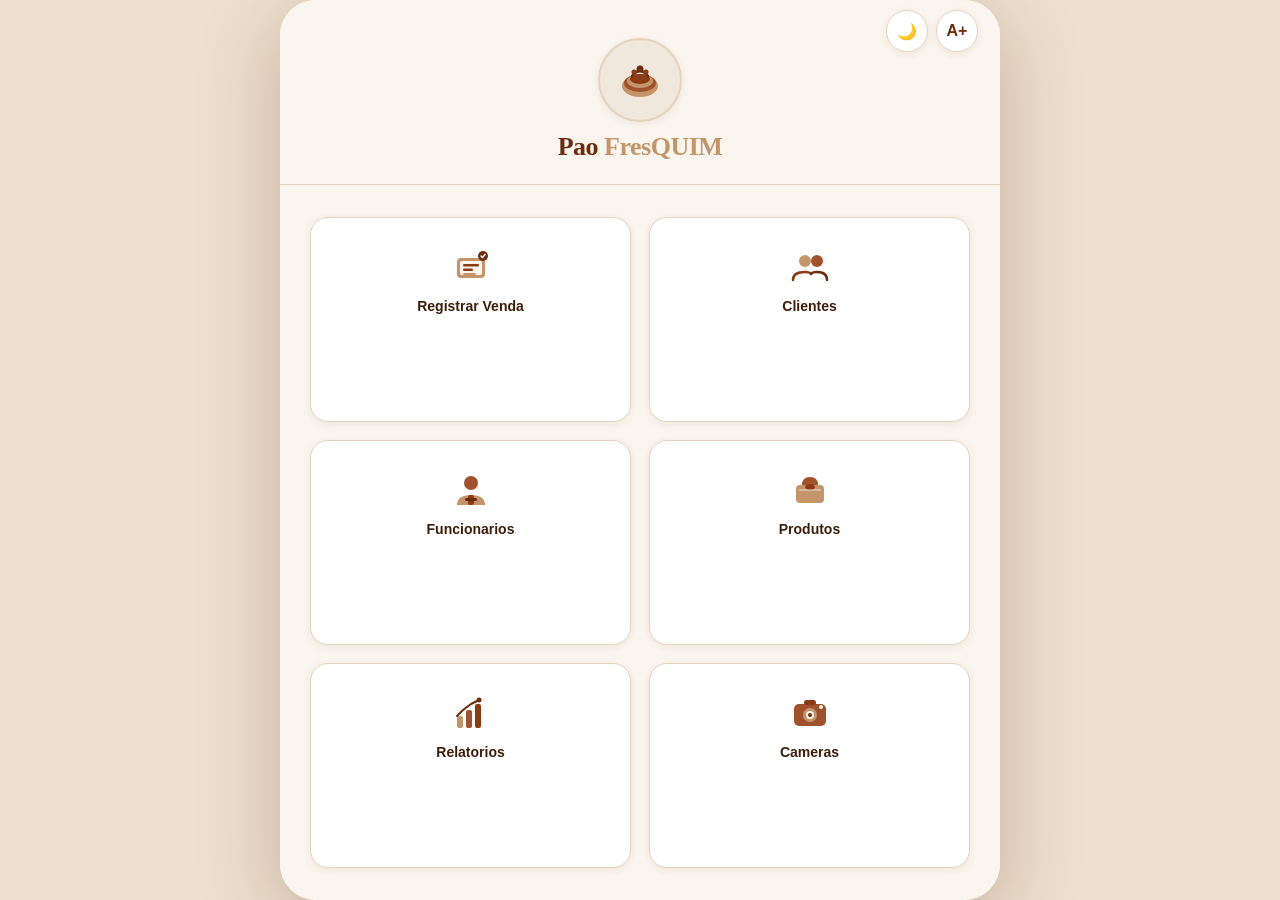
<file: FRONTEND/main.html>
<!DOCTYPE html>
<html lang="pt-BR">
<head>
<meta charset="UTF-8">
<meta name="viewport" content="width=device-width, initial-scale=1.0">
<title>Pao FresQUIM</title>
<link rel="stylesheet" href="style.css">
<link rel="stylesheet" href="acessibilty.css">
</head>
<body>
<div class="app-shell" id="app">

  <div class="accessibility-actions">
  <button id="theme-toggle" class="accessibility-btn">🌙</button>
  <button id="font-toggle" class="accessibility-btn">A+</button>
  </div>
  

   
  <!-- ===================== SCREEN: HOME ===================== -->
    
  
  <div class="screen active" id="screen-home">
    <div class="home-header">
      <div class="home-logo-circle">
        <svg width="52" height="52" viewBox="0 0 52 52" fill="none">
          <ellipse cx="26" cy="32" rx="18" ry="11" fill="#C4956A"/>
          <ellipse cx="26" cy="29" rx="16" ry="9" fill="#A0522D"/>
          <ellipse cx="26" cy="27" rx="13" ry="7" fill="#C4956A"/>
          <ellipse cx="26" cy="25" rx="10" ry="5" fill="#8B3A14"/>
          <path d="M18 22 Q26 12 34 22" stroke="#6B2D0E" stroke-width="2.5" fill="none" stroke-linecap="round"/>
          <circle cx="26" cy="15" r="3.5" fill="#6B2D0E"/>
          <circle cx="20" cy="18" r="2.5" fill="#8B3A14"/>
          <circle cx="32" cy="18" r="2.5" fill="#8B3A14"/>
        </svg>
      </div>
      <div class="home-brand">Pao <span>FresQUIM</span></div>
    </div>
    <div class="home-grid">
      <div class="home-card" onclick="goTo('venda')">
        <svg width="44" height="44" viewBox="0 0 44 44" fill="none">
          <rect x="8" y="14" width="28" height="20" rx="4" fill="#C4956A"/>
          <rect x="11" y="17" width="22" height="14" rx="2" fill="#FAF5EE"/>
          <rect x="14" y="20" width="16" height="2.5" rx="1.2" fill="#8B3A14"/>
          <rect x="14" y="24.5" width="10" height="2.5" rx="1.2" fill="#8B3A14"/>
          <rect x="14" y="29" width="13" height="2" rx="1" fill="#C4956A"/>
          <circle cx="34" cy="12" r="5" fill="#6B2D0E"/>
          <path d="M32 12 L33.5 13.5 L36 10.5" stroke="white" stroke-width="1.5" stroke-linecap="round" stroke-linejoin="round"/>
        </svg>
        <span class="home-card-label">Registrar Venda</span>
      </div>
      <div class="home-card" onclick="goTo('clientes')">
        <svg width="44" height="44" viewBox="0 0 44 44" fill="none">
          <circle cx="17" cy="17" r="6" fill="#C4956A"/>
          <circle cx="29" cy="17" r="6" fill="#A0522D"/>
          <path d="M5 36 Q5 28 17 28 Q22 28 23 30" stroke="#8B3A14" stroke-width="2.5" fill="none" stroke-linecap="round"/>
          <path d="M23 30 Q24 28 29 28 Q39 28 39 36" stroke="#6B2D0E" stroke-width="2.5" fill="none" stroke-linecap="round"/>
        </svg>
        <span class="home-card-label">Clientes</span>
      </div>
      <div class="home-card" onclick="goTo('funcionarios')">
        <svg width="44" height="44" viewBox="0 0 44 44" fill="none">
          <circle cx="22" cy="16" r="7" fill="#A0522D"/>
          <path d="M8 38 Q8 28 22 28 Q36 28 36 38" fill="#C4956A"/>
          <rect x="19" y="28" width="6" height="10" rx="2" fill="#8B3A14"/>
          <rect x="16" y="31" width="12" height="3" rx="1.5" fill="#6B2D0E"/>
        </svg>
        <span class="home-card-label">Funcionarios</span>
      </div>
      <div class="home-card" onclick="goTo('produtos')">
        <svg width="44" height="44" viewBox="0 0 44 44" fill="none">
          <rect x="8" y="18" width="28" height="18" rx="4" fill="#C4956A"/>
          <path d="M14 18 Q14 10 22 10 Q30 10 30 18" fill="#A0522D"/>
          <ellipse cx="22" cy="20" rx="5" ry="3" fill="#8B3A14"/>
          <rect x="11" y="22" width="22" height="2" rx="1" fill="#FAF5EE" opacity="0.4"/>
        </svg>
        <span class="home-card-label">Produtos</span>
      </div>
      <div class="home-card" onclick="goTo('relatorios')">
        <svg width="44" height="44" viewBox="0 0 44 44" fill="none">
          <rect x="8" y="26" width="6" height="12" rx="2" fill="#C4956A"/>
          <rect x="17" y="20" width="6" height="18" rx="2" fill="#A0522D"/>
          <rect x="26" y="14" width="6" height="24" rx="2" fill="#8B3A14"/>
          <path d="M8 26 L14 20 L22 14 L30 10" stroke="#6B2D0E" stroke-width="2" stroke-linecap="round" stroke-linejoin="round" fill="none"/>
          <circle cx="30" cy="10" r="2.5" fill="#6B2D0E"/>
        </svg>
        <span class="home-card-label">Relatorios</span>
      </div>
      <div class="home-card" onclick="goTo('cameras')">
        <svg width="44" height="44" viewBox="0 0 44 44" fill="none">
          <rect x="6" y="14" width="32" height="22" rx="5" fill="#A0522D"/>
          <circle cx="22" cy="25" r="7" fill="#C4956A"/>
          <circle cx="22" cy="25" r="4" fill="#FAF5EE"/>
          <circle cx="22" cy="25" r="2" fill="#6B2D0E"/>
          <rect x="16" y="10" width="12" height="5" rx="2.5" fill="#8B3A14"/>
          <circle cx="33" cy="17" r="2" fill="#FAF5EE"/>
        </svg>
        <span class="home-card-label">Cameras</span>
      </div>
    </div>
  </div>

  <!-- ===================== SCREEN: VENDA ===================== -->
  <div class="screen" id="screen-venda">
    <div class="topbar">
      <button class="back-btn" onclick="goTo('home')">
        <svg class="back-arrow" viewBox="0 0 22 22" fill="none"><path d="M14 6L9 11L14 16" stroke="#6B2D0E" stroke-width="2.5" stroke-linecap="round" stroke-linejoin="round"/></svg>
      </button>
      <span class="topbar-title">Registrar Venda</span>
      <div style="width:38px"></div>
    </div>
    <div class="screen-content">
      <button class="btn-primary" onclick="goTo('scanner')">
        <svg width="18" height="18" viewBox="0 0 18 18" fill="none"><rect x="2" y="4" width="2" height="10" rx="1" fill="white"/><rect x="5" y="4" width="1" height="10" rx="0.5" fill="white"/><rect x="7" y="4" width="2" height="10" rx="1" fill="white"/><rect x="10" y="4" width="1" height="10" rx="0.5" fill="white"/><rect x="12" y="4" width="2" height="10" rx="1" fill="white"/><rect x="15" y="4" width="1" height="10" rx="0.5" fill="white"/></svg>
        Escanear Codigo de Barras
      </button>
      <div class="section-label">Itens da Venda</div>
      <div id="venda-items-list">
        <div class="venda-item" style="margin-bottom:8px">
          <div style="display:flex;align-items:center;gap:10px">
            <div>
              <div class="venda-item-name">Pao frances</div>
              <div style="font-size:11px;color:var(--text-light);font-weight:600">R$ 5,00 / un</div>
            </div>
          </div>
          <div style="display:flex;align-items:center;gap:8px">
            <button class="qty-btn" onclick="changeQty(this,-1)">-</button>
            <span class="qty-display">1</span>
            <button class="qty-btn" onclick="changeQty(this,1)">+</button>
            <span class="venda-item-price" data-unit="5.00">R$ 5,00</span>
            <button class="remove-btn" onclick="removeItem(this)">x</button>
          </div>
        </div>
        <div class="venda-item">
          <div style="display:flex;align-items:center;gap:10px">
            <div>
              <div class="venda-item-name">Pao de queijo</div>
              <div style="font-size:11px;color:var(--text-light);font-weight:600">R$ 8,00 / un</div>
            </div>
          </div>
          <div style="display:flex;align-items:center;gap:8px">
            <button class="qty-btn" onclick="changeQty(this,-1)">-</button>
            <span class="qty-display">1</span>
            <button class="qty-btn" onclick="changeQty(this,1)">+</button>
            <span class="venda-item-price" data-unit="8.00">R$ 8,00</span>
            <button class="remove-btn" onclick="removeItem(this)">x</button>
          </div>
        </div>
      </div>
      <div class="venda-total" id="venda-total-display">
        <span class="venda-total-label">TOTAL:</span>
        <span class="venda-total-value">R$ 13,00</span>
      </div>
      <div class="section-label">Forma de Pagamento</div>
      <div class="pay-row">
        <button class="btn-pay" onclick="selectPay(this)">Dinheiro</button>
        <button class="btn-pay" onclick="selectPay(this)">Cartao</button>
        <button class="btn-pay" onclick="selectPay(this)">Pix</button>
      </div>
      <button class="btn-primary" onclick="finalizarVenda()" style="margin-top:4px">Finalizar Venda</button>
    </div>
  </div>

  <!-- ===================== SCREEN: CLIENTES ===================== -->
  <div class="screen" id="screen-clientes">
    <div class="topbar">
      <button class="back-btn" onclick="goTo('home')">
        <svg class="back-arrow" viewBox="0 0 22 22" fill="none"><path d="M14 6L9 11L14 16" stroke="#6B2D0E" stroke-width="2.5" stroke-linecap="round" stroke-linejoin="round"/></svg>
      </button>
      <span class="topbar-title">Clientes</span>
      <div style="width:38px"></div>
    </div>
    <div class="screen-content">
      <button class="btn-primary" onclick="goTo('novo-cliente')">+ Novo Cliente</button>
      <div class="search-bar">
        <svg width="16" height="16" viewBox="0 0 16 16" fill="none"><circle cx="7" cy="7" r="5" stroke="#9A7055" stroke-width="1.8"/><path d="M11 11L14 14" stroke="#9A7055" stroke-width="1.8" stroke-linecap="round"/></svg>
        <input type="text" placeholder="Buscar cliente..." oninput="filterClientes(this.value)">
      </div>
      <div id="clientes-list">
        <div class="list-item" onclick="goTo('cliente-detalhe','joao')" style="margin-bottom:8px">
          <div class="list-item-left">
            <span class="list-item-name">Joao Silva</span>
          </div>
          <div style="display:flex;align-items:center;gap:8px">
            <span class="badge badge-green">
              <svg width="10" height="10" viewBox="0 0 10 10"><circle cx="5" cy="5" r="4" fill="#2E7D32"/><path d="M3 5L4.5 6.5L7 3.5" stroke="white" stroke-width="1.2" stroke-linecap="round" stroke-linejoin="round" fill="none"/></svg>
              Regular
            </span>
            <span class="chevron">›</span>
          </div>
        </div>
        <div class="list-item" onclick="goTo('cliente-detalhe','maria')">
          <div class="list-item-left">
            <span class="list-item-name">Maria Souza</span>
          </div>
          <div style="display:flex;align-items:center;gap:8px">
            <span class="badge badge-orange">
              <svg width="10" height="10" viewBox="0 0 10 10"><circle cx="5" cy="5" r="4" fill="#E65100"/><path d="M5 3V5.5" stroke="white" stroke-width="1.2" stroke-linecap="round"/><circle cx="5" cy="7" r="0.6" fill="white"/></svg>
              Negativado
            </span>
            <span class="chevron">›</span>
          </div>
        </div>
        <div class="list-item" onclick="goTo('cliente-detalhe','pedro')" style="margin-top:8px">
          <div class="list-item-left">
            <span class="list-item-name">Pedro Oliveira</span>
          </div>
          <div style="display:flex;align-items:center;gap:8px">
            <span class="badge badge-green">
              <svg width="10" height="10" viewBox="0 0 10 10"><circle cx="5" cy="5" r="4" fill="#2E7D32"/><path d="M3 5L4.5 6.5L7 3.5" stroke="white" stroke-width="1.2" stroke-linecap="round" stroke-linejoin="round" fill="none"/></svg>
              Regular
            </span>
            <span class="chevron">›</span>
          </div>
        </div>
      </div>
      <div class="divider"></div>
      <button class="btn-outline" onclick="goTo('fiado')" style="background:var(--brown-dark);color:white;border-color:var(--brown-dark)">Clientes Fiados</button>
    </div>
  </div>

  <!-- ===================== SCREEN: CLIENTE DETALHE ===================== -->
  <div class="screen" id="screen-cliente-detalhe">
    <div class="topbar">
      <button class="back-btn" onclick="goTo('clientes')">
        <svg class="back-arrow" viewBox="0 0 22 22" fill="none"><path d="M14 6L9 11L14 16" stroke="#6B2D0E" stroke-width="2.5" stroke-linecap="round" stroke-linejoin="round"/></svg>
      </button>
      <span class="topbar-title" id="cliente-detalhe-title">Joao Silva</span>
      <div style="width:38px"></div>
    </div>
    <div class="screen-content">
      <div style="display:flex;align-items:center;justify-content:center;padding:16px 0 8px">
        <div style="width:72px;height:72px;background:var(--cream-dark);border-radius:50%;border:2.5px solid var(--cream-border);display:flex;align-items:center;justify-content:center;">
          <svg width="36" height="36" viewBox="0 0 36 36" fill="none"><circle cx="18" cy="14" r="7" fill="#C4956A"/><path d="M4 34 Q4 24 18 24 Q32 24 32 34" fill="#A0522D"/></svg>
        </div>
      </div>
      <div class="detail-row">
        <span class="detail-label">Nome completo</span>
        <span class="detail-value" id="cliente-detalhe-nome">Joao Silva</span>
      </div>
      <div class="detail-row">
        <span class="detail-label">Telefone</span>
        <span class="detail-value" id="cliente-detalhe-tel">(34) 99999-1111</span>
      </div>
      <div class="detail-row">
        <span class="detail-label">Endereco</span>
        <span class="detail-value" id="cliente-detalhe-end">Rua das Flores, 123</span>
      </div>
      <div class="detail-row">
        <span class="detail-label">Status Serasa</span>
        <span id="cliente-detalhe-status">
          <span class="badge badge-green">Aprovado</span>
        </span>
      </div>
      <button class="btn-primary" onclick="goTo('fiado-detalhe')">Ver Fiado</button>
      <button class="btn-outline" onclick="goTo('clientes')">Fechar</button>
    </div>
  </div>

  <!-- ===================== SCREEN: FIADO ===================== -->
  <div class="screen" id="screen-fiado">
    <div class="topbar">
      <button class="back-btn" onclick="goTo('clientes')">
        <svg class="back-arrow" viewBox="0 0 22 22" fill="none"><path d="M14 6L9 11L14 16" stroke="#6B2D0E" stroke-width="2.5" stroke-linecap="round" stroke-linejoin="round"/></svg>
      </button>
      <span class="topbar-title">Clientes Fiado</span>
      <div style="width:38px"></div>
    </div>
    <div class="screen-content">
      <div class="search-bar">
        <svg width="16" height="16" viewBox="0 0 16 16" fill="none"><circle cx="7" cy="7" r="5" stroke="#9A7055" stroke-width="1.8"/><path d="M11 11L14 14" stroke="#9A7055" stroke-width="1.8" stroke-linecap="round"/></svg>
        <input type="text" placeholder="Buscar cliente...">
      </div>
      <div style="background:var(--white);border:1.5px solid var(--cream-border);border-radius:12px;padding:12px;overflow-x:auto">
        <table class="fiado-table">
          <thead>
            <tr>
              <th>Cliente</th>
              <th>Produto</th>
              <th>Data Compra</th>
              <th></th>
            </tr>
          </thead>
          <tbody>
            <tr onclick="goTo('fiado-detalhe')">
              <td><strong>Joao Silva</strong></td>
              <td>Pao de queijo</td>
              <td><div>10/04/2024</div><div style="font-size:11px;color:var(--text-light)">20/04/2024</div></td>
              <td><span class="chevron">›</span></td>
            </tr>
            <tr onclick="goTo('fiado-detalhe')">
              <td><strong>Joao Silva</strong></td>
              <td>Pao frances</td>
              <td><div>08/04/2024</div><div style="font-size:11px;color:var(--text-light)">20/04/2024</div></td>
              <td><span class="chevron">›</span></td>
            </tr>
            <tr onclick="goTo('fiado-detalhe')">
              <td><strong>Maria Souza</strong></td>
              <td>Rosca grande</td>
              <td><div>07/04/2024</div><div style="font-size:11px;color:var(--text-light)">21/04/2024</div></td>
              <td><span class="chevron">›</span></td>
            </tr>
            <tr onclick="goTo('fiado-detalhe')">
              <td><strong>Maria Souza</strong></td>
              <td>Pao hungaro</td>
              <td><div>05/04/2024</div><div style="font-size:11px;color:var(--text-light)">21/04/2024</div></td>
              <td><span class="chevron">›</span></td>
            </tr>
            <tr onclick="goTo('fiado-detalhe')">
              <td><strong>Pedro Oliveira</strong></td>
              <td>Biscoito polvilho</td>
              <td><div>02/04/2024</div><div style="font-size:11px;color:var(--text-light)">18/04/2024</div></td>
              <td><span class="chevron">›</span></td>
            </tr>
          </tbody>
        </table>
      </div>
      <div class="fiado-total-row">
        <span class="fiado-total-label">Total em aberto:</span>
        <span class="fiado-total-value">R$ 131,00</span>
      </div>
      <button class="btn-outline" onclick="goTo('clientes')">Fechar</button>
    </div>
  </div>

  <!-- ===================== SCREEN: FIADO DETALHE ===================== -->
  <div class="screen" id="screen-fiado-detalhe">
    <div class="topbar">
      <button class="back-btn" onclick="goTo('fiado')">
        <svg class="back-arrow" viewBox="0 0 22 22" fill="none"><path d="M14 6L9 11L14 16" stroke="#6B2D0E" stroke-width="2.5" stroke-linecap="round" stroke-linejoin="round"/></svg>
      </button>
      <span class="topbar-title">Fiado - Joao Silva</span>
      <div style="width:38px"></div>
    </div>
    <div class="screen-content">
      <div class="section-label">Compras em aberto</div>
      <div class="fiado-detail-item">
        <div class="fiado-detail-produto">Pao de queijo x2</div>
        <div class="fiado-detail-sub">Compra: 10/04/2024 · Vence: 20/04/2024</div>
        <div class="fiado-detail-price">R$ 16,00</div>
      </div>
      <div class="fiado-detail-item">
        <div class="fiado-detail-produto">Pao frances x5</div>
        <div class="fiado-detail-sub">Compra: 08/04/2024 · Vence: 20/04/2024</div>
        <div class="fiado-detail-price">R$ 25,00</div>
      </div>
      <div class="fiado-detail-item">
        <div class="fiado-detail-produto">Rosca grande x1</div>
        <div class="fiado-detail-sub">Compra: 06/04/2024 · Vence: 18/04/2024</div>
        <div class="fiado-detail-price">R$ 12,00</div>
      </div>
      <div class="fiado-total-row">
        <span class="fiado-total-label">Total devendo:</span>
        <span class="fiado-total-value">R$ 53,00</span>
      </div>
      <button class="btn-primary" onclick="showNotif('Pagamento registrado com sucesso!'); goTo('clientes')">Registrar Pagamento</button>
      <button class="btn-outline" onclick="goTo('fiado')">Voltar</button>
    </div>
  </div>

  <!-- ===================== SCREEN: SCANNER ===================== -->
  <div class="screen" id="screen-scanner">
    <div class="topbar">
      <button class="back-btn" onclick="goTo(scannerOrigin)">
        <svg class="back-arrow" viewBox="0 0 22 22" fill="none"><path d="M14 6L9 11L14 16" stroke="#6B2D0E" stroke-width="2.5" stroke-linecap="round" stroke-linejoin="round"/></svg>
      </button>
      <span class="topbar-title">Escanear Codigo de Barras</span>
      <div style="width:38px"></div>
    </div>
    <div class="scanner-area">
      <p class="scanner-text">Aponte o leitor para o codigo de barras<br>do produto...</p>
      <div class="scanner-pulse">
        <svg width="190" height="160" viewBox="0 0 190 160" fill="none">
          <rect x="20" y="90" width="150" height="52" rx="4" fill="#FAF5EE" stroke="#C4956A" stroke-width="1.5"/>
          <rect x="28" y="96" width="4" height="40" rx="2" fill="#6B2D0E"/>
          <rect x="36" y="96" width="2" height="40" rx="1" fill="#8B3A14"/>
          <rect x="42" y="96" width="5" height="40" rx="2" fill="#6B2D0E"/>
          <rect x="51" y="96" width="2" height="40" rx="1" fill="#8B3A14"/>
          <rect x="57" y="96" width="4" height="40" rx="2" fill="#6B2D0E"/>
          <rect x="65" y="96" width="3" height="40" rx="1.5" fill="#8B3A14"/>
          <rect x="72" y="96" width="2" height="40" rx="1" fill="#6B2D0E"/>
          <rect x="78" y="96" width="5" height="40" rx="2" fill="#8B3A14"/>
          <rect x="87" y="96" width="2" height="40" rx="1" fill="#6B2D0E"/>
          <rect x="93" y="96" width="4" height="40" rx="2" fill="#8B3A14"/>
          <rect x="101" y="96" width="2" height="40" rx="1" fill="#6B2D0E"/>
          <rect x="107" y="96" width="5" height="40" rx="2" fill="#8B3A14"/>
          <rect x="116" y="96" width="2" height="40" rx="1" fill="#6B2D0E"/>
          <rect x="122" y="96" width="4" height="40" rx="2" fill="#8B3A14"/>
          <rect x="130" y="96" width="3" height="40" rx="1.5" fill="#6B2D0E"/>
          <rect x="137" y="96" width="2" height="40" rx="1" fill="#8B3A14"/>
          <rect x="143" y="96" width="5" height="40" rx="2" fill="#6B2D0E"/>
          <rect x="152" y="96" width="3" height="40" rx="1.5" fill="#8B3A14"/>
          <rect x="158" y="96" width="4" height="40" rx="2" fill="#6B2D0E"/>
          <text x="95" y="154" text-anchor="middle" font-size="11" font-family="'Nunito', monospace" font-weight="800" fill="#6B2D0E">1234567891012</text>
          <!-- Scanner gun -->
          <path d="M120 20 Q140 15 148 28 L155 50 L115 65 L100 45 Q105 30 120 20Z" fill="#A0522D"/>
          <rect x="105" y="48" width="22" height="12" rx="3" fill="#8B3A14"/>
          <path d="M115 60 L110 85" stroke="#6B2D0E" stroke-width="3" stroke-linecap="round"/>
          <rect x="100" y="82" width="20" height="8" rx="3" fill="#6B2D0E"/>
          <ellipse cx="136" cy="32" rx="8" ry="6" fill="#C4956A" opacity="0.5"/>
          <!-- Laser lines -->
          <path d="M115 65 L68 96" stroke="#A0522D" stroke-width="1.2" stroke-dasharray="4 3" opacity="0.7"/>
          <path d="M115 68 L95 96" stroke="#A0522D" stroke-width="1.2" stroke-dasharray="4 3" opacity="0.7"/>
          <path d="M115 72 L125 96" stroke="#A0522D" stroke-width="1.2" stroke-dasharray="4 3" opacity="0.7"/>
        </svg>
      </div>
      <button class="btn-primary" style="max-width:280px" onclick="simulateScan()">Simular Escaneamento</button>
      <button class="btn-outline" style="max-width:280px" onclick="goTo(scannerOrigin)">Cancelar</button>
    </div>
  </div>

  <!-- ===================== SCREEN: NOVO CLIENTE ===================== -->
  <div class="screen" id="screen-novo-cliente">
    <div class="topbar">
      <button class="back-btn" onclick="goTo('clientes')">
        <svg class="back-arrow" viewBox="0 0 22 22" fill="none"><path d="M14 6L9 11L14 16" stroke="#6B2D0E" stroke-width="2.5" stroke-linecap="round" stroke-linejoin="round"/></svg>
      </button>
      <span class="topbar-title">Novo Cliente</span>
      <div style="width:38px"></div>
    </div>
    <div class="screen-content">
      <div class="field-group">
        <label>Nome:</label>
        <input class="field-input" type="text" placeholder="Nome completo" id="nc-nome">
      </div>
      <div class="field-group">
        <label>Telefone:</label>
        <input class="field-input" type="tel" placeholder="(00) 00000-0000" id="nc-tel">
      </div>
      <div class="field-group">
        <label>Endereco:</label>
        <input class="field-input" type="text" placeholder="Rua, numero, bairro" id="nc-end">
      </div>
      <button class="btn-outline" onclick="verificarSerasa()">Verificar Serasa</button>
      <div id="serasa-result" style="display:none" class="serasa-status">
        <svg width="16" height="16" viewBox="0 0 16 16" fill="none"><circle cx="8" cy="8" r="7" fill="#2E7D32"/><path d="M5 8L7 10L11 6" stroke="white" stroke-width="1.8" stroke-linecap="round" stroke-linejoin="round"/></svg>
        Status: Aprovado
      </div>
      <button class="btn-primary" onclick="salvarCliente()">Salvar</button>
    </div>
  </div>

  <!-- ===================== SCREEN: FUNCIONARIOS ===================== -->
  <div class="screen" id="screen-funcionarios">
    <div class="topbar">
      <button class="back-btn" onclick="goTo('home')">
        <svg class="back-arrow" viewBox="0 0 22 22" fill="none"><path d="M14 6L9 11L14 16" stroke="#6B2D0E" stroke-width="2.5" stroke-linecap="round" stroke-linejoin="round"/></svg>
      </button>
      <span class="topbar-title">Funcionarios</span>
      <div style="width:38px"></div>
    </div>
    <div class="screen-content">
      <button class="btn-primary" onclick="goTo('novo-funcionario')">+ Novo Funcionario</button>
      <div class="section-label">Equipe ativa</div>
      <div class="list-item" onclick="goTo('funcionario-detalhe','carlos')" style="margin-bottom:8px">
        <div style="display:flex;align-items:center;gap:12px">
          <div style="width:44px;height:44px;background:var(--cream-dark);border-radius:50%;border:2px solid var(--cream-border);display:flex;align-items:center;justify-content:center">
            <svg width="24" height="24" viewBox="0 0 24 24" fill="none"><circle cx="12" cy="9" r="4.5" fill="#C4956A"/><path d="M3 22 Q3 16 12 16 Q21 16 21 22" fill="#A0522D"/></svg>
          </div>
          <div class="list-item-left">
            <span class="list-item-name">Carlos</span>
            <span class="list-item-sub">Padeiro</span>
          </div>
        </div>
        <span class="chevron">›</span>
      </div>
      <div class="list-item" onclick="goTo('funcionario-detalhe','ana')">
        <div style="display:flex;align-items:center;gap:12px">
          <div style="width:44px;height:44px;background:var(--cream-dark);border-radius:50%;border:2px solid var(--cream-border);display:flex;align-items:center;justify-content:center">
            <svg width="24" height="24" viewBox="0 0 24 24" fill="none"><circle cx="12" cy="9" r="4.5" fill="#C4956A"/><path d="M3 22 Q3 16 12 16 Q21 16 21 22" fill="#A0522D"/></svg>
          </div>
          <div class="list-item-left">
            <span class="list-item-name">Ana</span>
            <span class="list-item-sub">Atendente</span>
          </div>
        </div>
        <span class="chevron">›</span>
      </div>
    </div>
  </div>

  <!-- ===================== SCREEN: FUNCIONARIO DETALHE ===================== -->
  <div class="screen" id="screen-funcionario-detalhe">
    <div class="topbar">
      <button class="back-btn" onclick="goTo('funcionarios')">
        <svg class="back-arrow" viewBox="0 0 22 22" fill="none"><path d="M14 6L9 11L14 16" stroke="#6B2D0E" stroke-width="2.5" stroke-linecap="round" stroke-linejoin="round"/></svg>
      </button>
      <span class="topbar-title" id="func-detalhe-title">Funcionario</span>
      <div style="width:38px"></div>
    </div>
    <div class="screen-content">
      <div style="display:flex;align-items:center;justify-content:center;padding:12px 0">
        <div style="width:72px;height:72px;background:var(--brown-pale);border-radius:50%;border:2.5px solid var(--brown-light);display:flex;align-items:center;justify-content:center;">
          <svg width="36" height="36" viewBox="0 0 36 36" fill="none"><circle cx="18" cy="14" r="7" fill="white" opacity="0.8"/><path d="M4 34 Q4 24 18 24 Q32 24 32 34" fill="white" opacity="0.6"/></svg>
        </div>
      </div>
      <div class="detail-row">
        <span class="detail-label">Nome</span>
        <span class="detail-value" id="func-nome">Carlos</span>
      </div>
      <div class="detail-row">
        <span class="detail-label">Cargo</span>
        <span class="detail-value" id="func-cargo">Padeiro</span>
      </div>
      <div class="detail-row">
        <span class="detail-label">Admissao</span>
        <span class="detail-value" id="func-admissao">01/02/2024</span>
      </div>
      <div class="detail-row">
        <span class="detail-label">Contato emergencia</span>
        <span class="detail-value" id="func-contato">(34) 09999-0000</span>
      </div>
      <div class="section-label">Ponto do dia</div>
      <div class="ponto-row">
        <div class="ponto-card">
          <span class="ponto-tipo">Entrada</span>
          <span class="ponto-time">08:00</span>
        </div>
        <div class="ponto-card">
          <span class="ponto-tipo">Saida</span>
          <span class="ponto-time" id="func-saida">12:00</span>
        </div>
      </div>
      <div class="detail-row" style="flex-direction:row;align-items:center;justify-content:space-between">
        <div>
          <div class="detail-label">Atestados</div>
          <div class="detail-value">0 este mes</div>
        </div>
        <button class="link-btn" onclick="showNotif('Nenhum atestado encontrado')">Ver</button>
      </div>
      <button class="btn-outline" onclick="goTo('funcionarios')">Fechar</button>
    </div>
  </div>

  <!-- ===================== SCREEN: NOVO FUNCIONARIO ===================== -->
  <div class="screen" id="screen-novo-funcionario">
    <div class="topbar">
      <button class="back-btn" onclick="goTo('funcionarios')">
        <svg class="back-arrow" viewBox="0 0 22 22" fill="none"><path d="M14 6L9 11L14 16" stroke="#6B2D0E" stroke-width="2.5" stroke-linecap="round" stroke-linejoin="round"/></svg>
      </button>
      <span class="topbar-title">Novo Funcionario</span>
      <div style="width:38px"></div>
    </div>
    <div class="screen-content">
      <div class="field-group">
        <label>Nome completo:</label>
        <input class="field-input" type="text" placeholder="Nome do funcionario" id="nf-nome">
      </div>
      <div class="field-group">
        <label>Cargo:</label>
        <select class="field-input" id="nf-cargo">
          <option value="">Selecionar cargo...</option>
          <option>Padeiro</option>
          <option>Atendente</option>
          <option>Gerente</option>
          <option>Auxiliar</option>
        </select>
      </div>
      <div class="field-group">
        <label>Telefone:</label>
        <input class="field-input" type="tel" placeholder="(00) 00000-0000" id="nf-tel">
      </div>
      <div class="field-group">
        <label>Data de admissao:</label>
        <input class="field-input" type="date" id="nf-admissao">
      </div>
      <div class="field-group">
        <label>Contato emergencia:</label>
        <input class="field-input" type="tel" placeholder="(00) 00000-0000" id="nf-emergencia">
      </div>
      <button class="btn-primary" onclick="salvarFuncionario()">+ Salvar Funcionario</button>
    </div>
  </div>

  <!-- ===================== SCREEN: PRODUTOS ===================== -->
  <div class="screen" id="screen-produtos">
    <div class="topbar">
      <button class="back-btn" onclick="goTo('home')">
        <svg class="back-arrow" viewBox="0 0 22 22" fill="none"><path d="M14 6L9 11L14 16" stroke="#6B2D0E" stroke-width="2.5" stroke-linecap="round" stroke-linejoin="round"/></svg>
      </button>
      <span class="topbar-title">Produtos</span>
      <div style="width:38px"></div>
    </div>
    <div class="screen-content">
      <button class="btn-primary" onclick="goTo('novo-produto')">+ Novo Produto</button>
      <div class="search-bar">
        <svg width="16" height="16" viewBox="0 0 16 16" fill="none"><circle cx="7" cy="7" r="5" stroke="#9A7055" stroke-width="1.8"/><path d="M11 11L14 14" stroke="#9A7055" stroke-width="1.8" stroke-linecap="round"/></svg>
        <input type="text" placeholder="Buscar produto...">
      </div>
      <div id="produtos-list">
        <div class="list-item" style="margin-bottom:8px">
          <div class="list-item-left">
            <span class="list-item-name">Pao frances</span>
            <span class="list-item-sub">Padaria</span>
          </div>
          <div style="display:flex;align-items:center;gap:12px">
            <span style="font-weight:800;color:var(--brown-dark);font-size:15px">R$ 5,00</span>
            <span class="chevron">›</span>
          </div>
        </div>
        <div class="list-item" style="margin-bottom:8px">
          <div class="list-item-left">
            <span class="list-item-name">Pao de queijo</span>
            <span class="list-item-sub">Salgados</span>
          </div>
          <div style="display:flex;align-items:center;gap:12px">
            <span style="font-weight:800;color:var(--brown-dark);font-size:15px">R$ 8,00</span>
            <span class="chevron">›</span>
          </div>
        </div>
        <div class="list-item">
          <div class="list-item-left">
            <span class="list-item-name">Pao sovado</span>
            <span class="list-item-sub">Padaria</span>
          </div>
          <div style="display:flex;align-items:center;gap:12px">
            <span style="font-weight:800;color:var(--brown-dark);font-size:15px">R$ 6,50</span>
            <span class="chevron">›</span>
          </div>
        </div>
      </div>
    </div>
  </div>

  <!-- ===================== SCREEN: NOVO PRODUTO ===================== -->
  <div class="screen" id="screen-novo-produto">
    <div class="topbar">
      <button class="back-btn" onclick="goTo('produtos')">
        <svg class="back-arrow" viewBox="0 0 22 22" fill="none"><path d="M14 6L9 11L14 16" stroke="#6B2D0E" stroke-width="2.5" stroke-linecap="round" stroke-linejoin="round"/></svg>
      </button>
      <span class="topbar-title">Novo Produto</span>
      <div style="width:38px"></div>
    </div>
    <div class="screen-content">
      <div class="field-group">
        <label>Nome do Produto:</label>
        <input class="field-input" type="text" placeholder="Ex: Pao frances" id="np-nome">
      </div>
      <div class="field-group">
        <label>Preco (R$):</label>
        <input class="field-input" type="number" placeholder="0,00" step="0.01" min="0" id="np-preco">
      </div>
      <div class="field-group">
        <label>Categoria:</label>
        <select class="field-input" id="np-cat">
          <option value="">Selecionar categoria...</option>
          <option>Padaria</option>
          <option>Salgados</option>
          <option>Doces</option>
          <option>Bebidas</option>
        </select>
      </div>
      <div class="field-group">
        <label>Codigo de Barras:</label>
        <div style="display:flex;gap:10px">
          <input class="field-input" type="text" placeholder="0000000000000" id="np-cod" style="flex:1">
          <button class="btn-primary btn-sm" onclick="openScanner('novo-produto')" style="width:auto;padding:10px 14px">
            <svg width="18" height="18" viewBox="0 0 18 18" fill="none"><rect x="2" y="4" width="2" height="10" rx="1" fill="white"/><rect x="5" y="4" width="1" height="10" rx="0.5" fill="white"/><rect x="7" y="4" width="2" height="10" rx="1" fill="white"/><rect x="10" y="4" width="1" height="10" rx="0.5" fill="white"/><rect x="12" y="4" width="2" height="10" rx="1" fill="white"/><rect x="15" y="4" width="1" height="10" rx="0.5" fill="white"/></svg>
          </button>
        </div>
      </div>
      <button class="btn-primary" onclick="salvarProduto()">+ Salvar</button>
    </div>
  </div>

  <!-- ===================== SCREEN: RELATORIOS ===================== -->
  <div class="screen" id="screen-relatorios">
    <div class="topbar">
      <button class="back-btn" onclick="goTo('home')">
        <svg class="back-arrow" viewBox="0 0 22 22" fill="none"><path d="M14 6L9 11L14 16" stroke="#6B2D0E" stroke-width="2.5" stroke-linecap="round" stroke-linejoin="round"/></svg>
      </button>
      <span class="topbar-title">Relatorios</span>
      <div style="width:38px"></div>
    </div>
    <div class="screen-content">
      <div class="field-group">
        <label>Periodo:</label>
        <select class="field-input" id="rel-periodo" onchange="updateRelatorio()">
          <option value="">Selecionar</option>
          <option value="hoje">Hoje</option>
          <option value="semana">Esta semana</option>
          <option value="mes">Este mes</option>
          <option value="ano">Este ano</option>
        </select>
      </div>
      <div class="relatorio-card">
        <span class="relatorio-label">Total vendido</span>
        <span class="relatorio-value" id="rel-total">R$ 5.000</span>
        <span style="font-size:12px;opacity:0.6;margin-top:4px" id="rel-periodo-label">Selecione um periodo</span>
      </div>
      <div style="display:grid;grid-template-columns:1fr 1fr;gap:10px">
        <div style="background:var(--white);border:1.5px solid var(--cream-border);border-radius:12px;padding:14px">
          <div style="font-size:11px;font-weight:700;color:var(--text-light);text-transform:uppercase;letter-spacing:0.5px">Vendas</div>
          <div style="font-size:22px;font-weight:800;color:var(--brown-dark);font-family:'Playfair Display',serif" id="rel-num-vendas">47</div>
        </div>
        <div style="background:var(--white);border:1.5px solid var(--cream-border);border-radius:12px;padding:14px">
          <div style="font-size:11px;font-weight:700;color:var(--text-light);text-transform:uppercase;letter-spacing:0.5px">Ticket medio</div>
          <div style="font-size:22px;font-weight:800;color:var(--brown-dark);font-family:'Playfair Display',serif" id="rel-ticket">R$ 106</div>
        </div>
      </div>
      <button class="btn-primary" onclick="goTo('grafico')">Ver Grafico</button>
      <button class="btn-outline" onclick="goTo('filtro-produto')">Filtrar por Produto</button>
    </div>
  </div>

  <!-- ===================== SCREEN: GRAFICO ===================== -->
  <div class="screen" id="screen-grafico">
    <div class="topbar">
      <button class="back-btn" onclick="goTo('relatorios')">
        <svg class="back-arrow" viewBox="0 0 22 22" fill="none"><path d="M14 6L9 11L14 16" stroke="#6B2D0E" stroke-width="2.5" stroke-linecap="round" stroke-linejoin="round"/></svg>
      </button>
      <span class="topbar-title">Ver Grafico</span>
      <div style="width:38px"></div>
    </div>
    <div class="screen-content">
      <div class="tabs-row">
        <button class="tab-btn active" onclick="switchTab(this,'grafico','dia')">Dia</button>
        <button class="tab-btn" onclick="switchTab(this,'grafico','semana')">Semana</button>
        <button class="tab-btn" onclick="switchTab(this,'grafico','mes')">Mes</button>
      </div>
      <div class="chart-container">
        <div class="chart-date" id="chart-date">Hoje: 24/04/2024</div>
        <div style="display:flex;gap:0">
          <div class="chart-y">
            <span class="chart-y-label">R$ 500</span>
            <span class="chart-y-label">R$ 400</span>
            <span class="chart-y-label">R$ 300</span>
            <span class="chart-y-label">R$ 200</span>
            <span class="chart-y-label">R$ 100</span>
            <span class="chart-y-label">R$ 0</span>
          </div>
          <div class="bars-area" id="grafico-bars">
          </div>
        </div>
        <div class="chart-total-row">
          <span class="chart-total-label" id="chart-total-label">Total vendido hoje:</span>
          <span class="chart-total-value" id="chart-total-value">R$ 780</span>
        </div>
      </div>
      <button class="btn-outline" onclick="goTo('relatorios')">Fechar</button>
    </div>
  </div>

  <!-- ===================== SCREEN: FILTRO PRODUTO ===================== -->
  <div class="screen" id="screen-filtro-produto">
    <div class="topbar">
      <button class="back-btn" onclick="goTo('relatorios')">
        <svg class="back-arrow" viewBox="0 0 22 22" fill="none"><path d="M14 6L9 11L14 16" stroke="#6B2D0E" stroke-width="2.5" stroke-linecap="round" stroke-linejoin="round"/></svg>
      </button>
      <span class="topbar-title">Filtrar por Produto</span>
      <div style="width:38px"></div>
    </div>
    <div class="screen-content">
      <div class="field-group">
        <label>Produto:</label>
        <select class="field-input" onchange="updateFiltroChart(this.value)">
          <option value="queijo">Pao de queijo</option>
          <option value="frances">Pao frances</option>
          <option value="sovado">Pao sovado</option>
          <option value="rosca">Rosca grande</option>
        </select>
      </div>
      <div class="tabs-row">
        <button class="tab-btn" onclick="switchTab(this,'filtro','dia')">Dia</button>
        <button class="tab-btn active" onclick="switchTab(this,'filtro','semana')">Semana</button>
        <button class="tab-btn" onclick="switchTab(this,'filtro','mes')">Mes</button>
      </div>
      <div class="chart-container">
        <div class="bars-area" id="filtro-bars" style="height:120px"></div>
        <div class="chart-total-row">
          <span class="chart-total-label">Total vendido:</span>
          <span class="chart-total-value" id="filtro-total">R$ 1.200</span>
        </div>
      </div>
      <button class="btn-outline" onclick="goTo('relatorios')">Fechar</button>
    </div>
  </div>

  <!-- ===================== SCREEN: CAMERAS ===================== -->
  <div class="screen" id="screen-cameras">
    <div class="topbar">
      <button class="back-btn" onclick="goTo('home')">
        <svg class="back-arrow" viewBox="0 0 22 22" fill="none"><path d="M14 6L9 11L14 16" stroke="#6B2D0E" stroke-width="2.5" stroke-linecap="round" stroke-linejoin="round"/></svg>
      </button>
      <span class="topbar-title">Cameras</span>
      <div style="width:38px"></div>
    </div>
    <div style="padding:16px 20px 0">
      <div style="background:var(--cream-dark);border:1.5px solid var(--cream-border);border-radius:12px;padding:14px;display:flex;align-items:center;gap:10px">
        <div style="width:10px;height:10px;background:#ff3b3b;border-radius:50%;animation:blink 1s infinite;flex-shrink:0"></div>
        <span style="font-size:13px;font-weight:700;color:var(--text-mid)">2 cameras ao vivo</span>
      </div>
    </div>
    <div class="camera-grid">
      <div class="camera-card">
        <div class="camera-feed">
          <div class="camera-live-dot"></div>
          <svg width="40" height="40" viewBox="0 0 40 40" fill="none"><rect x="5" y="10" width="22" height="18" rx="3" fill="#333"/><polygon points="27,15 35,19 27,23" fill="#555"/><circle cx="16" cy="19" r="4" fill="#555"/><circle cx="16" cy="19" r="2" fill="#333"/></svg>
        </div>
        <span class="camera-card-label">Loja</span>
        <span class="badge badge-green" style="font-size:10px">
          <svg width="8" height="8" viewBox="0 0 8 8"><circle cx="4" cy="4" r="3" fill="#2E7D32"/></svg>
          Online
        </span>
      </div>
      <div class="camera-card">
        <div class="camera-feed">
          <div class="camera-live-dot"></div>
          <svg width="40" height="40" viewBox="0 0 40 40" fill="none"><rect x="5" y="10" width="22" height="18" rx="3" fill="#333"/><polygon points="27,15 35,19 27,23" fill="#555"/><circle cx="16" cy="19" r="4" fill="#555"/><circle cx="16" cy="19" r="2" fill="#333"/></svg>
        </div>
        <span class="camera-card-label">Cozinha</span>
        <span class="badge badge-green" style="font-size:10px">
          <svg width="8" height="8" viewBox="0 0 8 8"><circle cx="4" cy="4" r="3" fill="#2E7D32"/></svg>
          Online
        </span>
      </div>
    </div>
    <div style="padding:0 20px 24px;display:flex;flex-direction:column;gap:10px">
      <div style="background:var(--white);border:1.5px solid var(--cream-border);border-radius:12px;padding:14px 16px;display:flex;justify-content:space-between;align-items:center">
        <div>
          <div style="font-size:12px;font-weight:700;color:var(--text-light);text-transform:uppercase;letter-spacing:0.5px">Gravacoes</div>
          <div style="font-size:15px;font-weight:700;color:var(--text-dark)">Ultimas 24h</div>
        </div>
        <button class="link-btn">Ver todas</button>
      </div>
    </div>
  </div>

  <!-- MODAL VENDA SUCESSO -->
  <div class="modal-overlay" id="modal-venda">
    <div class="modal-card">
      <div class="modal-icon">
        <svg width="32" height="32" viewBox="0 0 32 32" fill="none"><circle cx="16" cy="16" r="14" fill="#2E7D32"/><path d="M10 16L14 20L22 12" stroke="white" stroke-width="2.5" stroke-linecap="round" stroke-linejoin="round"/></svg>
      </div>
      <div class="modal-title">Venda Finalizada!</div>
      <div style="text-align:center;font-size:14px;color:var(--text-mid);font-weight:600">Pagamento registrado com sucesso.</div>
      <div style="background:var(--cream-dark);border-radius:10px;padding:14px;display:flex;justify-content:space-between">
        <span style="font-size:13px;font-weight:700;color:var(--text-mid)">Total pago:</span>
        <span style="font-size:15px;font-weight:800;color:var(--brown-dark)" id="modal-total">R$ 13,00</span>
      </div>
      <button class="btn-primary" onclick="closeModal('modal-venda'); goTo('home')">Voltar ao Inicio</button>
      <button class="btn-outline" onclick="closeModal('modal-venda'); resetVenda()">Nova Venda</button>
    </div>
  </div>

  <script type="module" src="./js/main.js"></script>
  <script type="module" src="./js/acessibilty.js"></script>

</div>

</body>
</html>
</file>
<file: FRONTEND/style.css>
:root {
    --brown-dark: #6B2D0E;
    --brown-mid: #8B3A14;
    --brown-light: #A0522D;
    --brown-pale: #C4956A;
    --cream: #FAF5EE;
    --cream-dark: #F0E8DC;
    --cream-border: #E2D4C0;
    --text-dark: #3B1F0A;
    --text-mid: #6B4423;
    --text-light: #9A7055;
    --green: #2E7D32;
    --green-bg: #E8F5E9;
    --orange: #E65100;
    --orange-bg: #FFF3E0;
    --red: #C62828;
    --white: #FFFFFF;
    --shadow: 0 4px 24px rgba(107,45,14,0.10);
    --shadow-sm: 0 2px 8px rgba(107,45,14,0.08);
    --bg: #f5f5f5;
    --card: #ffffff;
    --text: #1f1f1f;
    --text-light: #666666;
    --primary: #8B4513;
    --border: #dddddd;
  }
  * { box-sizing: border-box; margin: 0; padding: 0; }
  body {
    font-family: 'Nunito', sans-serif;
    background: #EDE0CE;
    min-height: 100vh;
    display: flex;
    align-items: center;
    justify-content: center;
  }
  .app-shell {
    width: 390px;
    min-height: 780px;
    background: var(--cream);
    border-radius: 36px;
    overflow: hidden;
    box-shadow: 0 20px 80px rgba(80,30,10,0.25);
    position: relative;
  }
  .screen {
    display: none;
    flex-direction: column;
    min-height: 780px;
    background: var(--cream);
    animation: fadeIn 0.22s ease;
  }
  .screen.active { display: flex; }
  @keyframes fadeIn { from { opacity:0; transform:translateY(8px); } to { opacity:1; transform:translateY(0); } }

  /* TOP BAR */
  .topbar {
    display: flex;
    align-items: center;
    padding: 20px 22px 14px;
    background: var(--cream);
    border-bottom: 1.5px solid var(--cream-border);
    gap: 10px;
  }
  .topbar-title {
    font-family: 'Playfair Display', serif;
    font-size: 20px;
    font-weight: 700;
    color: var(--brown-dark);
    flex: 1;
    text-align: center;
  }
  .back-btn {
    background: none;
    border: none;
    cursor: pointer;
    color: var(--brown-dark);
    font-size: 22px;
    font-weight: 800;
    padding: 2px 8px 2px 0;
    line-height: 1;
    display: flex;
    align-items: center;
    gap: 4px;
    font-family: 'Nunito', sans-serif;
  }
  .back-btn:hover { color: var(--brown-light); }
  .back-arrow {
    width: 22px; height: 22px;
    display: inline-block;
  }

  /* HOME SCREEN */
  .home-header {
    background: var(--cream);
    padding: 38px 22px 22px;
    display: flex;
    flex-direction: column;
    align-items: center;
    gap: 10px;
    border-bottom: 1.5px solid var(--cream-border);
  }
  .home-logo-circle {
    width: 84px; height: 84px;
    background: var(--cream-dark);
    border-radius: 50%;
    border: 2.5px solid var(--cream-border);
    display: flex; align-items: center; justify-content: center;
    box-shadow: var(--shadow-sm);
  }
  .home-brand {
    font-family: 'Playfair Display', serif;
    font-size: 26px;
    font-weight: 900;
    color: var(--brown-dark);
    letter-spacing: -0.5px;
  }
  .home-brand span { color: var(--brown-pale); }
  .home-grid {
    display: grid;
    grid-template-columns: 1fr 1fr;
    gap: 14px;
    padding: 28px 22px;
    flex: 1;
  }
  .home-card {
    background: var(--white);
    border: 1.5px solid var(--cream-border);
    border-radius: 18px;
    padding: 26px 10px 18px;
    display: flex;
    flex-direction: column;
    align-items: center;
    gap: 10px;
    cursor: pointer;
    transition: all 0.18s;
    box-shadow: var(--shadow-sm);
  }
  .home-card:hover, .home-card:active {
    background: var(--cream-dark);
    border-color: var(--brown-pale);
    transform: translateY(-2px);
    box-shadow: var(--shadow);
  }
  .home-card-label {
    font-size: 14px;
    font-weight: 700;
    color: var(--text-dark);
    text-align: center;
  }

  /* CONTENT AREA */
  .screen-content {
    flex: 1;
    padding: 18px 20px 24px;
    overflow-y: auto;
    display: flex;
    flex-direction: column;
    gap: 12px;
  }

  /* BUTTONS */
  .btn-primary {
    background: var(--brown-dark);
    color: var(--white);
    border: none;
    border-radius: 12px;
    padding: 14px 20px;
    font-size: 15px;
    font-weight: 700;
    font-family: 'Nunito', sans-serif;
    cursor: pointer;
    width: 100%;
    transition: all 0.16s;
    display: flex; align-items: center; justify-content: center; gap: 8px;
  }
  .btn-primary:hover { background: var(--brown-mid); transform: translateY(-1px); }
  .btn-primary:active { transform: translateY(0); }
  .btn-outline {
    background: transparent;
    color: var(--brown-dark);
    border: 2px solid var(--brown-dark);
    border-radius: 12px;
    padding: 12px 20px;
    font-size: 15px;
    font-weight: 700;
    font-family: 'Nunito', sans-serif;
    cursor: pointer;
    width: 100%;
    transition: all 0.16s;
  }
  .btn-outline:hover { background: var(--cream-dark); }
  .btn-sm {
    padding: 10px 14px;
    font-size: 13px;
    border-radius: 10px;
    width: auto;
  }
  .btn-pay {
    background: var(--cream-dark);
    color: var(--brown-dark);
    border: 2px solid var(--cream-border);
    border-radius: 10px;
    padding: 10px 0;
    font-size: 14px;
    font-weight: 700;
    font-family: 'Nunito', sans-serif;
    cursor: pointer;
    flex: 1;
    transition: all 0.16s;
  }
  .btn-pay:hover, .btn-pay.selected {
    background: var(--brown-dark);
    color: var(--white);
    border-color: var(--brown-dark);
  }

  /* SEARCH BAR */
  .search-bar {
    display: flex;
    align-items: center;
    background: var(--white);
    border: 1.5px solid var(--cream-border);
    border-radius: 12px;
    padding: 10px 14px;
    gap: 8px;
  }
  .search-bar input {
    border: none;
    background: transparent;
    flex: 1;
    font-size: 14px;
    font-family: 'Nunito', sans-serif;
    color: var(--text-dark);
    outline: none;
  }
  .search-bar input::placeholder { color: var(--text-light); }

  /* INPUT FIELD */
  .field-group {
    display: flex;
    flex-direction: column;
    gap: 5px;
  }
  .field-group label {
    font-size: 13px;
    font-weight: 700;
    color: var(--text-mid);
    padding-left: 2px;
  }
  .field-input {
    background: var(--white);
    border: 1.5px solid var(--cream-border);
    border-radius: 10px;
    padding: 12px 14px;
    font-size: 14px;
    font-family: 'Nunito', sans-serif;
    color: var(--text-dark);
    outline: none;
    width: 100%;
    transition: border-color 0.15s;
  }
  .field-input:focus { border-color: var(--brown-pale); }
  select.field-input { appearance: none; cursor: pointer; }

  /* LIST ITEM */
  .list-item {
    background: var(--white);
    border: 1.5px solid var(--cream-border);
    border-radius: 12px;
    padding: 14px 16px;
    display: flex;
    align-items: center;
    justify-content: space-between;
    cursor: pointer;
    transition: all 0.15s;
  }
  .list-item:hover { background: var(--cream-dark); border-color: var(--brown-pale); }
  .list-item-left { display: flex; flex-direction: column; gap: 2px; }
  .list-item-name { font-size: 15px; font-weight: 700; color: var(--text-dark); }
  .list-item-sub { font-size: 12px; color: var(--text-light); font-weight: 600; }
  .chevron {
    color: var(--brown-pale);
    font-size: 18px;
    font-weight: 800;
  }

  /* BADGE */
  .badge {
    font-size: 11px;
    font-weight: 800;
    padding: 3px 10px;
    border-radius: 20px;
    display: inline-flex;
    align-items: center;
    gap: 4px;
  }
  .badge-green { background: var(--green-bg); color: var(--green); }
  .badge-orange { background: var(--orange-bg); color: var(--orange); }
  .badge-red { background: #FFEBEE; color: var(--red); }

  /* VENDA ITEMS */
  .venda-item {
    display: flex;
    align-items: center;
    justify-content: space-between;
    padding: 11px 14px;
    background: var(--white);
    border: 1.5px solid var(--cream-border);
    border-radius: 10px;
  }
  .venda-item-name { font-size: 14px; font-weight: 600; color: var(--text-dark); }
  .venda-item-price { font-size: 14px; font-weight: 800; color: var(--brown-dark); }
  .venda-total {
    background: var(--brown-dark);
    color: var(--white);
    border-radius: 12px;
    padding: 14px 18px;
    display: flex;
    align-items: center;
    justify-content: space-between;
    margin: 4px 0;
  }
  .venda-total-label { font-size: 15px; font-weight: 700; }
  .venda-total-value { font-size: 18px; font-weight: 800; }
  .pay-row { display: flex; gap: 10px; }

  /* FIADO TABLE */
  .fiado-table { width: 100%; border-collapse: collapse; }
  .fiado-table th {
    font-size: 12px; font-weight: 800; color: var(--text-mid);
    text-align: left; padding: 8px 6px;
    border-bottom: 2px solid var(--cream-border);
  }
  .fiado-table td {
    font-size: 13px; font-weight: 600; color: var(--text-dark);
    padding: 10px 6px;
    border-bottom: 1px solid var(--cream-border);
    vertical-align: top;
  }
  .fiado-table tr:hover td { background: var(--cream-dark); cursor: pointer; }
  .fiado-total-row {
    background: var(--cream-dark);
    border: 1.5px solid var(--cream-border);
    border-radius: 12px;
    padding: 14px 16px;
    display: flex;
    align-items: center;
    justify-content: space-between;
    margin-top: 8px;
  }
  .fiado-total-label { font-size: 14px; font-weight: 700; color: var(--text-mid); }
  .fiado-total-value { font-size: 16px; font-weight: 800; color: var(--brown-dark); }

  /* SCANNER */
  .scanner-area {
    flex: 1;
    display: flex;
    flex-direction: column;
    align-items: center;
    justify-content: center;
    gap: 28px;
    padding: 40px 20px;
  }
  .scanner-text {
    font-size: 16px;
    font-weight: 600;
    color: var(--text-mid);
    text-align: center;
    line-height: 1.5;
  }
  .scanner-pulse {
    animation: pulse 1.4s infinite;
  }
  @keyframes pulse { 0%,100%{opacity:1;} 50%{opacity:0.55;} }

  /* SERASA STATUS */
  .serasa-status {
    display: flex;
    align-items: center;
    gap: 8px;
    padding: 12px 14px;
    background: var(--green-bg);
    border: 1.5px solid #A5D6A7;
    border-radius: 10px;
    font-size: 13px;
    font-weight: 700;
    color: var(--green);
  }
  .serasa-status.reprovado {
    background: #FFEBEE;
    border-color: #FFCDD2;
    color: var(--red);
  }

  /* FUNCIONARIO DETAIL */
  .detail-row {
    background: var(--white);
    border: 1.5px solid var(--cream-border);
    border-radius: 12px;
    padding: 14px 16px;
    display: flex;
    flex-direction: column;
    gap: 4px;
  }
  .detail-label { font-size: 12px; font-weight: 700; color: var(--text-light); text-transform: uppercase; letter-spacing: 0.5px; }
  .detail-value { font-size: 15px; font-weight: 700; color: var(--text-dark); }
  .ponto-row { display: flex; gap: 10px; }
  .ponto-card {
    flex: 1;
    background: var(--cream-dark);
    border: 1.5px solid var(--cream-border);
    border-radius: 10px;
    padding: 12px;
    display: flex;
    flex-direction: column;
    gap: 3px;
  }
  .ponto-time { font-size: 18px; font-weight: 800; color: var(--brown-dark); }
  .ponto-tipo { font-size: 11px; font-weight: 700; color: var(--text-light); }
  .link-btn {
    background: none;
    border: none;
    color: var(--brown-dark);
    font-size: 14px;
    font-weight: 700;
    cursor: pointer;
    text-decoration: underline;
    font-family: 'Nunito', sans-serif;
    padding: 0;
  }

  /* GRAFICO */
  .tabs-row {
    display: flex;
    background: var(--cream-dark);
    border-radius: 12px;
    padding: 4px;
    gap: 4px;
  }
  .tab-btn {
    flex: 1;
    background: transparent;
    border: none;
    padding: 9px;
    font-size: 13px;
    font-weight: 700;
    font-family: 'Nunito', sans-serif;
    color: var(--text-light);
    border-radius: 9px;
    cursor: pointer;
    transition: all 0.15s;
  }
  .tab-btn.active {
    background: var(--brown-dark);
    color: var(--white);
    box-shadow: 0 2px 8px rgba(107,45,14,0.18);
  }
  .chart-container {
    background: var(--white);
    border: 1.5px solid var(--cream-border);
    border-radius: 14px;
    padding: 16px 12px 10px;
    position: relative;
  }
  .chart-date {
    font-size: 12px;
    font-weight: 700;
    color: var(--text-light);
    margin-bottom: 10px;
  }
  .chart-bars {
    display: flex;
    align-items: flex-end;
    gap: 6px;
    height: 140px;
    position: relative;
    padding-bottom: 24px;
  }
  .chart-y {
    display: flex;
    flex-direction: column;
    justify-content: space-between;
    height: 116px;
    padding-right: 6px;
  }
  .chart-y-label {
    font-size: 10px;
    font-weight: 700;
    color: var(--text-light);
    text-align: right;
  }
  .bars-area {
    flex: 1;
    display: flex;
    align-items: flex-end;
    gap: 5px;
    height: 116px;
  }
  .bar-wrap {
    flex: 1;
    display: flex;
    flex-direction: column;
    align-items: center;
    gap: 4px;
    height: 100%;
    justify-content: flex-end;
    position: relative;
  }
  .bar {
    width: 100%;
    background: var(--brown-pale);
    border-radius: 5px 5px 0 0;
    transition: all 0.3s;
    position: relative;
    cursor: pointer;
  }
  .bar.highlight { background: var(--brown-dark); }
  .bar-tooltip {
    position: absolute;
    top: -28px;
    left: 50%;
    transform: translateX(-50%);
    background: var(--brown-dark);
    color: var(--white);
    font-size: 9px;
    font-weight: 800;
    padding: 2px 5px;
    border-radius: 5px;
    white-space: nowrap;
    pointer-events: none;
    display: none;
  }
  .bar:hover .bar-tooltip { display: block; }
  .bar-label {
    font-size: 10px;
    font-weight: 700;
    color: var(--text-light);
    position: absolute;
    bottom: -18px;
  }
  .chart-total-row {
    display: flex;
    align-items: center;
    justify-content: space-between;
    padding: 10px 0 0;
  }
  .chart-total-label { font-size: 13px; font-weight: 700; color: var(--text-mid); }
  .chart-total-value { font-size: 16px; font-weight: 800; color: var(--brown-dark); }

  /* CAMERAS */
  .camera-grid {
    display: grid;
    grid-template-columns: 1fr 1fr;
    gap: 14px;
    flex: 1;
    padding: 28px 20px;
  }
  .camera-card {
    background: var(--white);
    border: 1.5px solid var(--cream-border);
    border-radius: 16px;
    padding: 30px 14px 20px;
    display: flex;
    flex-direction: column;
    align-items: center;
    gap: 12px;
    cursor: pointer;
    transition: all 0.15s;
    box-shadow: var(--shadow-sm);
  }
  .camera-card:hover { background: var(--cream-dark); border-color: var(--brown-pale); }
  .camera-card-label { font-size: 15px; font-weight: 700; color: var(--text-dark); }
  .camera-feed {
    width: 100%;
    aspect-ratio: 16/10;
    background: #1a1a1a;
    border-radius: 10px;
    display: flex;
    align-items: center;
    justify-content: center;
    position: relative;
    overflow: hidden;
  }
  .camera-live-dot {
    position: absolute;
    top: 8px; right: 8px;
    width: 8px; height: 8px;
    background: #ff3b3b;
    border-radius: 50%;
    animation: blink 1s infinite;
  }
  @keyframes blink { 0%,100%{opacity:1;} 50%{opacity:0.2;} }
  .camera-offline { color: #555; font-size: 11px; font-weight: 700; }

  /* NOTIFICATION */
  .notif {
    position: fixed;
    top: 20px; left: 50%; transform: translateX(-50%);
    background: var(--green);
    color: white;
    padding: 12px 24px;
    border-radius: 30px;
    font-size: 14px;
    font-weight: 700;
    font-family: 'Nunito', sans-serif;
    z-index: 9999;
    animation: notifIn 0.3s ease, notifOut 0.3s ease 2s forwards;
    box-shadow: 0 8px 30px rgba(0,0,0,0.15);
    pointer-events: none;
    white-space: nowrap;
  }
  @keyframes notifIn { from{opacity:0;transform:translateX(-50%) translateY(-12px);} to{opacity:1;transform:translateX(-50%) translateY(0);} }
  @keyframes notifOut { to{opacity:0;transform:translateX(-50%) translateY(-12px);} }

  /* MODAL */
  .modal-overlay {
    position: absolute;
    inset: 0;
    background: rgba(59,31,10,0.5);
    backdrop-filter: blur(2px);
    z-index: 100;
    display: none;
    align-items: flex-end;
    justify-content: center;
  }
  .modal-overlay.open { display: flex; }
  .modal-card {
    background: var(--cream);
    border-radius: 24px 24px 0 0;
    padding: 28px 24px 36px;
    width: 100%;
    animation: slideUp 0.25s ease;
    display: flex;
    flex-direction: column;
    gap: 16px;
  }
  @keyframes slideUp { from{transform:translateY(40px); opacity:0;} to{transform:translateY(0); opacity:1;} }
  .modal-title {
    font-family: 'Playfair Display', serif;
    font-size: 18px;
    font-weight: 700;
    color: var(--brown-dark);
    text-align: center;
  }
  .modal-icon {
    width: 64px; height: 64px;
    background: var(--green-bg);
    border-radius: 50%;
    display: flex; align-items: center; justify-content: center;
    margin: 0 auto;
  }

  /* DIVIDER */
  .divider { height: 1px; background: var(--cream-border); margin: 4px 0; }

  /* SCROLL */
  .screen-content::-webkit-scrollbar { width: 4px; }
  .screen-content::-webkit-scrollbar-track { background: transparent; }
  .screen-content::-webkit-scrollbar-thumb { background: var(--cream-border); border-radius: 4px; }

  /* RELATORIO CARD */
  .relatorio-card {
    background: var(--brown-dark);
    color: var(--white);
    border-radius: 14px;
    padding: 18px 18px;
    display: flex;
    flex-direction: column;
    gap: 4px;
  }
  .relatorio-label { font-size: 12px; font-weight: 700; opacity: 0.7; text-transform: uppercase; letter-spacing: 0.5px; }
  .relatorio-value { font-size: 28px; font-weight: 800; font-family: 'Playfair Display', serif; }

  /* PRODUTO ADD */
  .remove-btn {
    background: #FFEBEE;
    color: var(--red);
    border: none;
    border-radius: 8px;
    width: 28px; height: 28px;
    display: flex; align-items: center; justify-content: center;
    cursor: pointer;
    font-size: 16px;
    font-weight: 800;
    transition: background 0.15s;
  }
  .remove-btn:hover { background: #FFCDD2; }
  .qty-btn {
    background: var(--cream-dark);
    border: 1.5px solid var(--cream-border);
    border-radius: 8px;
    width: 28px; height: 28px;
    display: flex; align-items: center; justify-content: center;
    cursor: pointer;
    font-size: 16px;
    font-weight: 800;
    color: var(--brown-dark);
    transition: background 0.15s;
  }
  .qty-btn:hover { background: var(--cream-border); }
  .qty-display { font-size: 14px; font-weight: 800; color: var(--text-dark); min-width: 24px; text-align: center; }

  /* CLIENTE FIADO DETALHE */
  .fiado-detail-item {
    background: var(--white);
    border: 1.5px solid var(--cream-border);
    border-radius: 12px;
    padding: 14px 16px;
    display: flex;
    flex-direction: column;
    gap: 6px;
  }
  .fiado-detail-produto { font-size: 15px; font-weight: 700; color: var(--text-dark); }
  .fiado-detail-sub { font-size: 12px; color: var(--text-light); font-weight: 600; }
  .fiado-detail-price { font-size: 16px; font-weight: 800; color: var(--brown-dark); }

  .section-label {
    font-size: 11px;
    font-weight: 800;
    text-transform: uppercase;
    letter-spacing: 1px;
    color: var(--text-light);
    padding: 2px 0;
  }

   body.dark-mode {
  --brown-dark: #D6A36A;
  --brown-mid: #C4956A;
  --brown-light: #E0B985;
  --brown-pale: #8B5A35;

  --cream: #1F1712;
  --cream-dark: #2A1D16;
  --cream-border: #4A3324;

  --text-dark: #FAF5EE;
  --text-mid: #E2D4C0;
  --text-light: #C4956A;

  --white: #2A1D16;

  --green-bg: #1E3A24;
  --orange-bg: #3A2816;

  --shadow: 0 4px 24px rgba(0, 0, 0, 0.35);
  --shadow-sm: 0 2px 8px rgba(0, 0, 0, 0.25);
}

body.dark-mode {
  background: #120D0A;
}

body.dark-mode .app-shell {
  background: var(--cream);
  box-shadow: 0 20px 80px rgba(0, 0, 0, 0.55);
}

body.dark-mode .camera-feed {
  background: #0B0B0B;
}

body.dark-mode .modal-overlay {
  background: rgba(0, 0, 0, 0.65);
}

.theme-toggle {

  position: absolute;

  top: 10px;

  right: 18px;

  width: 42px;

  height: 42px;

  border-radius: 50%;

  border: 1.5px solid var(--cream-border);

  background: var(--white);

  color: var(--brown-dark);

  font-size: 18px;

  cursor: pointer;

  box-shadow: var(--shadow-sm);

  z-index: 999;

  transition: all 0.2s;

  display: flex;

  align-items: center;

  justify-content: center;
}

.theme-toggle:hover {

  background: var(--cream-dark);

  transform: translateY(-1px);
}

.success-popup {
  position: absolute;
  inset: 0;
  background: rgba(59, 31, 10, 0.55);
  backdrop-filter: blur(2px);
  display: none;
  align-items: center;
  justify-content: center;
  z-index: 10000;
}

.success-popup.open {
  display: flex;
}

.success-popup-card {
  width: 82%;
  background: var(--cream);
  border: 1.5px solid var(--cream-border);
  border-radius: 22px;
  padding: 26px 22px;
  text-align: center;
  box-shadow: var(--shadow);
}

.success-popup-icon {
  font-size: 42px;
  margin-bottom: 10px;
}

.success-popup-card h3 {
  font-family: 'Playfair Display', serif;
  color: var(--brown-dark);
  font-size: 20px;
  margin-bottom: 8px;
}

.success-popup-card p {
  color: var(--text-mid);
  font-size: 14px;
  font-weight: 700;
  margin-bottom: 18px;
}

.success-popup-card button {
  width: 100%;
  border: none;
  border-radius: 12px;
  background: var(--brown-dark);
  color: var(--white);
  padding: 12px;
  font-size: 15px;
  font-weight: 800;
  cursor: pointer;
}

/* =========================
   BOTÃO FLUTUANTE CHATBOT
========================= */
.chat-fab-wrapper {

  position: fixed;

  right: 22px;

  bottom: 22px;

  z-index: 99999;

  display: flex;

  flex-direction: column;

  align-items: center;

  gap: 6px;
}

/* BOTÃO */

.chat-fab {

  width: 62px;

  height: 62px;

  border-radius: 50%;

  border: none;

  cursor: pointer;

  background:
    linear-gradient(
      135deg,
      #5C2E00,
      #8B4513
    );

  color: #fff;

  box-shadow:
    0 6px 24px
    rgba(92, 46, 0, .45);

  display: flex;

  align-items: center;

  justify-content: center;

  transition:
    transform .2s,
    box-shadow .2s;
}

.chat-fab:hover {

  transform: scale(1.08);

  box-shadow:
    0 10px 30px
    rgba(92, 46, 0, .65);
}

/* ÍCONE */

.chat-fab-icon {

  font-size: 28px;

  line-height: 1;
}

/* TEXTO */

.chat-fab-label {

  font-size: 13px;

  font-weight: 800;

  font-family: 'Nunito', sans-serif;

  color: #FFFFFF;

  text-shadow:
    0 2px 8px rgba(0,0,0,.55);

  letter-spacing: .3px;
}

/* ANIMAÇÃO */

.chat-fab.rotating .chat-fab-icon {

  animation:
    bread-spin .6s ease;
}

@keyframes bread-spin {

  0% {
    transform:
      rotate(0deg)
      scale(1);
  }

  40% {
    transform:
      rotate(20deg)
      scale(1.2);
  }

  70% {
    transform:
      rotate(-15deg)
      scale(1.08);
  }

  100% {
    transform:
      rotate(0deg)
      scale(1);
  }
}

/* =========================
   CONTAINER CHATBOT
========================= */

.chatbot-container {

  position: fixed;

  right: 22px;

  bottom: 96px;

  width: 390px;

  height: 720px;

  background: transparent;

  border-radius: 24px;

  overflow: hidden;

  z-index: 99998;

  display: none;

  box-shadow:
    0 18px 50px
    rgba(0,0,0,.35);
}

.chatbot-container.open {

  display: block;
}

.chatbot-frame {

  width: 100%;

  height: 100%;

  border: none;

  border-radius: 24px;
}

/* =========================
   RESPONSIVO
========================= */

@media (max-width: 500px) {

  .chatbot-container {

    right: 0;

    bottom: 0;

    width: 100%;

    height: 100vh;

    border-radius: 0;
  }

  .chatbot-frame {

    border-radius: 0;
  }

  .chat-fab {

    right: 18px;

    bottom: 18px;
  }

    .chat-fab.rotating .chat-fab-icon {
  animation: bread-spin 0.6s ease;
}





}
</file>
<file: FRONTEND/acessibilty.css>
/* =========================
   ACESSIBILIDADE
========================= */

.accessibility-actions {
  position: absolute;
  top: 10px;
  right: 22px;
  display: flex;
  gap: 8px;
  z-index: 9999;
}

.accessibility-btn {
  width: 42px;
  height: 42px;
  border-radius: 50%;
  border: 1.5px solid var(--cream-border);
  background: var(--white);
  color: var(--brown-dark);
  font-size: 16px;
  font-weight: 800;
  cursor: pointer;
  box-shadow: var(--shadow-sm);
  display: flex;
  align-items: center;
  justify-content: center;
}

.accessibility-btn:hover {
  background: var(--cream-dark);
  transform: translateY(-1px);
}

/* Modo escuro */
body.dark-mode {
  --brown-dark: #D6A36A;
  --brown-mid: #C4956A;
  --brown-light: #E0B985;
  --brown-pale: #8B5A35;

  --cream: #1F1712;
  --cream-dark: #2A1D16;
  --cream-border: #4A3324;

  --text-dark: #FAF5EE;
  --text-mid: #E2D4C0;
  --text-light: #C4956A;

  --white: #2A1D16;

  --green-bg: #1E3A24;
  --orange-bg: #3A2816;

  --shadow: 0 4px 24px rgba(0, 0, 0, 0.35);
  --shadow-sm: 0 2px 8px rgba(0, 0, 0, 0.25);

  background: #120D0A;
}

body.dark-mode .app-shell {
  background: var(--cream);
  box-shadow: 0 20px 80px rgba(0, 0, 0, 0.55);
}

body.dark-mode .camera-feed {
  background: #0B0B0B;
}

body.dark-mode .modal-overlay {
  background: rgba(0, 0, 0, 0.65);
}

/* Fonte maior */
body.large-font .home-card-label,
body.large-font .list-item-name,
body.large-font .detail-value,
body.large-font .venda-item-name,
body.large-font .field-input,
body.large-font .btn-primary,
body.large-font .btn-outline,
body.large-font .btn-pay,
body.large-font .topbar-title {
  font-size: 1.12em;
}

body.large-font .home-brand {
  font-size: 29px;
}

body.large-font .relatorio-value {
  font-size: 32px;
}

/* Redução de animações */
body.reduce-motion *,
body.reduce-motion *::before,
body.reduce-motion *::after {
  animation: none !important;
  transition: none !important;
}

/* =========================
   MEDIA QUERIES
========================= */

/* Celulares menores */
@media (max-width: 430px) {
  .app-shell {
    width: 100%;
    min-height: 100vh;
    border-radius: 0;
  }

  .screen {
    min-height: 100vh;
  }

  .theme-toggle,
  .font-toggle {
    right: 14px;
    width: 40px;
    height: 40px;
  }

  .theme-toggle {
    top: 14px;
  }

  .font-toggle {
    top: 62px;
  }

  .home-grid {
    padding: 22px 16px;
    gap: 12px;
  }

  .screen-content {
    padding: 16px;
  }

  @media (max-width: 430px) {
  .accessibility-actions {
    top: 14px;
    right: 14px;
  }

  .accessibility-btn {
    width: 38px;
    height: 38px;
  }
}
}

/* Telas muito pequenas */
@media (max-width: 360px) {
  .home-grid {
    grid-template-columns: 1fr;
  }

  .home-card {
    padding: 20px 10px;
  }

  .pay-row {
    flex-direction: column;
  }

  .theme-toggle,
  .font-toggle {
    width: 36px;
    height: 36px;
  }

  .font-toggle {
    top: 56px;
  }
}

/* Telas maiores */
@media (min-width: 768px) {
  .app-shell {
    width: 520px;
    min-height: 860px;
  }

  .screen {
    min-height: 860px;
  }

  .theme-toggle,
  .font-toggle {
    right: 26px;
    width: 46px;
    height: 46px;
  }

  .theme-toggle {
    top: 22px;
  }

  .font-toggle {
    top: 76px;
  }
}

@media (min-width: 1024px) {
  .app-shell {
    width: 720px;
    min-height: 900px;
  }

  .screen {
    min-height: 900px;
  }

  .home-grid {
    gap: 18px;
    padding: 32px 30px;
  }

  .screen-content {
    padding: 24px 30px 30px;
  }
}

/* Preferência do sistema: modo escuro */
@media (prefers-color-scheme: dark) {
  body.auto-dark {
    --brown-dark: #D6A36A;
    --brown-mid: #C4956A;
    --brown-light: #E0B985;
    --brown-pale: #8B5A35;

    --cream: #1F1712;
    --cream-dark: #2A1D16;
    --cream-border: #4A3324;

    --text-dark: #FAF5EE;
    --text-mid: #E2D4C0;
    --text-light: #C4956A;

    --white: #2A1D16;

    background: #120D0A;
  }
}

/* Preferência do sistema: reduzir movimento */
@media (prefers-reduced-motion: reduce) {
  *,
  *::before,
  *::after {
    animation: none !important;
    transition: none !important;
  }
}
</file>
